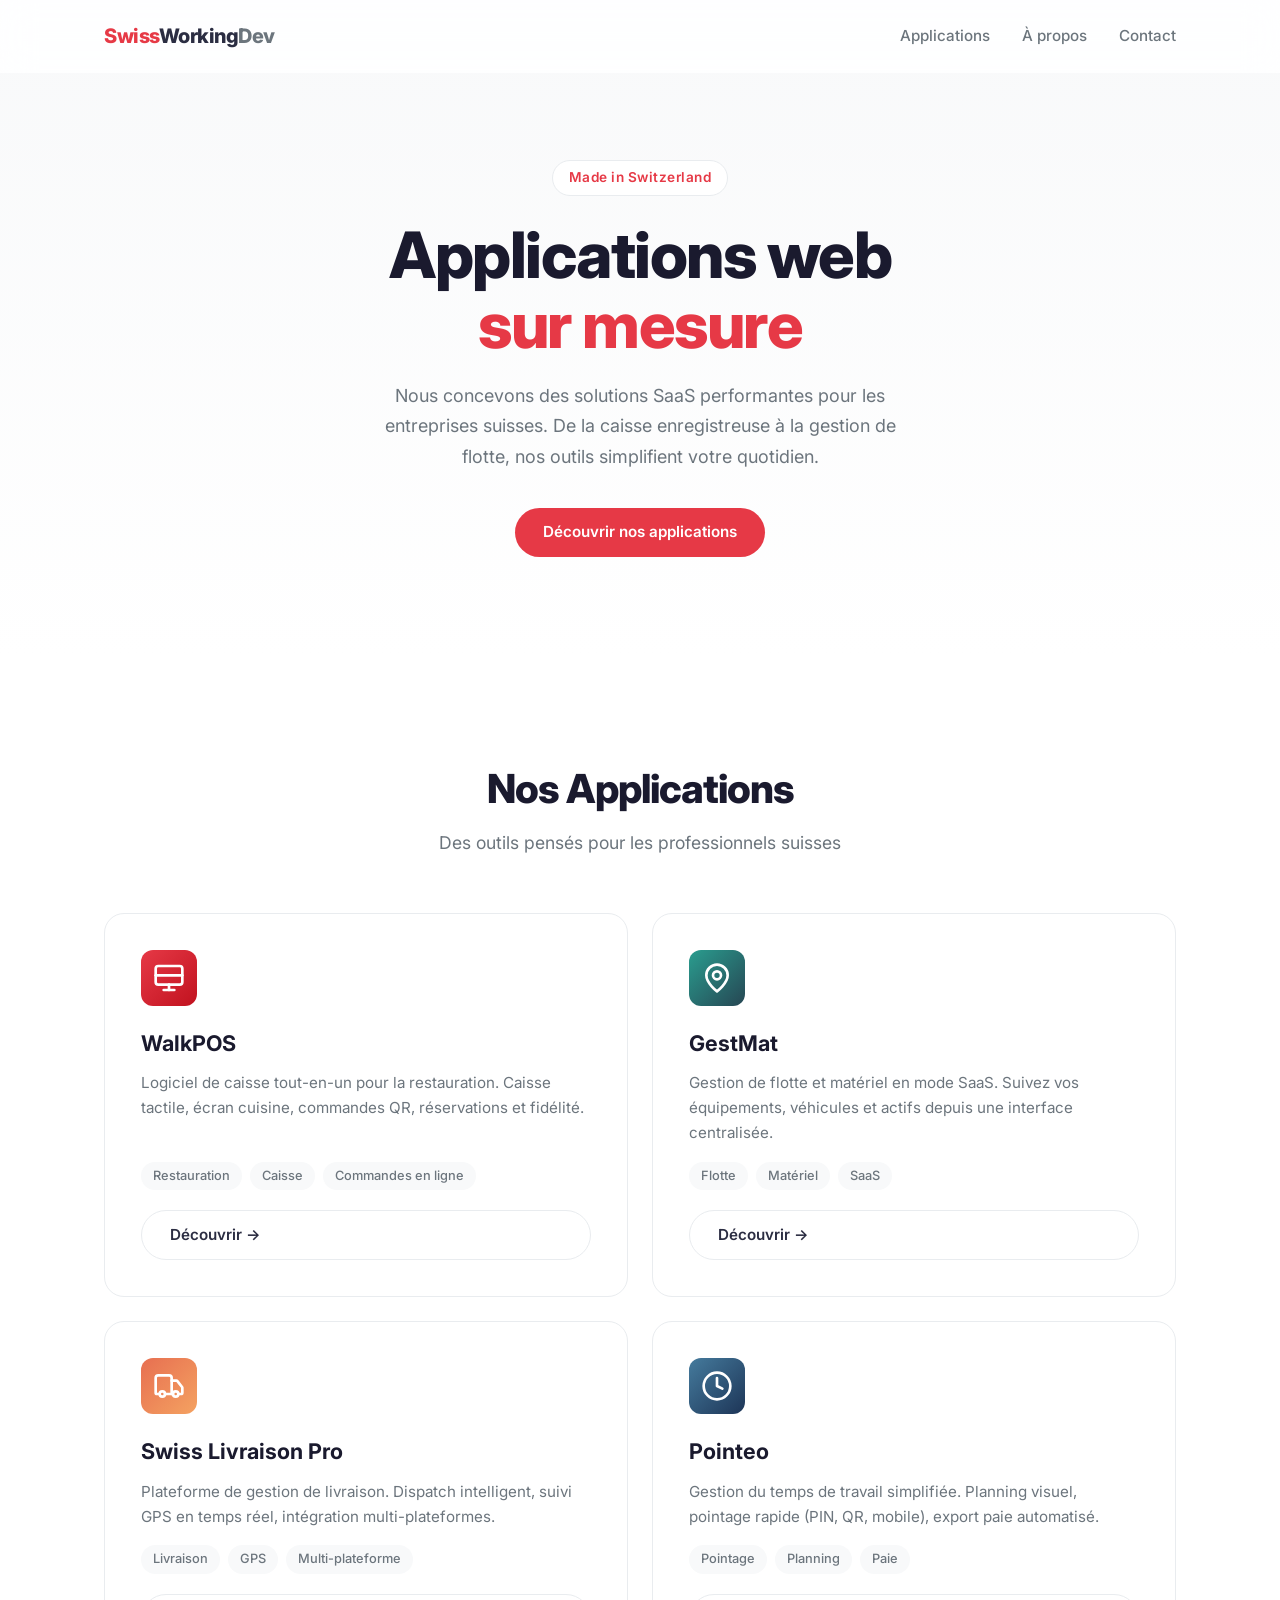
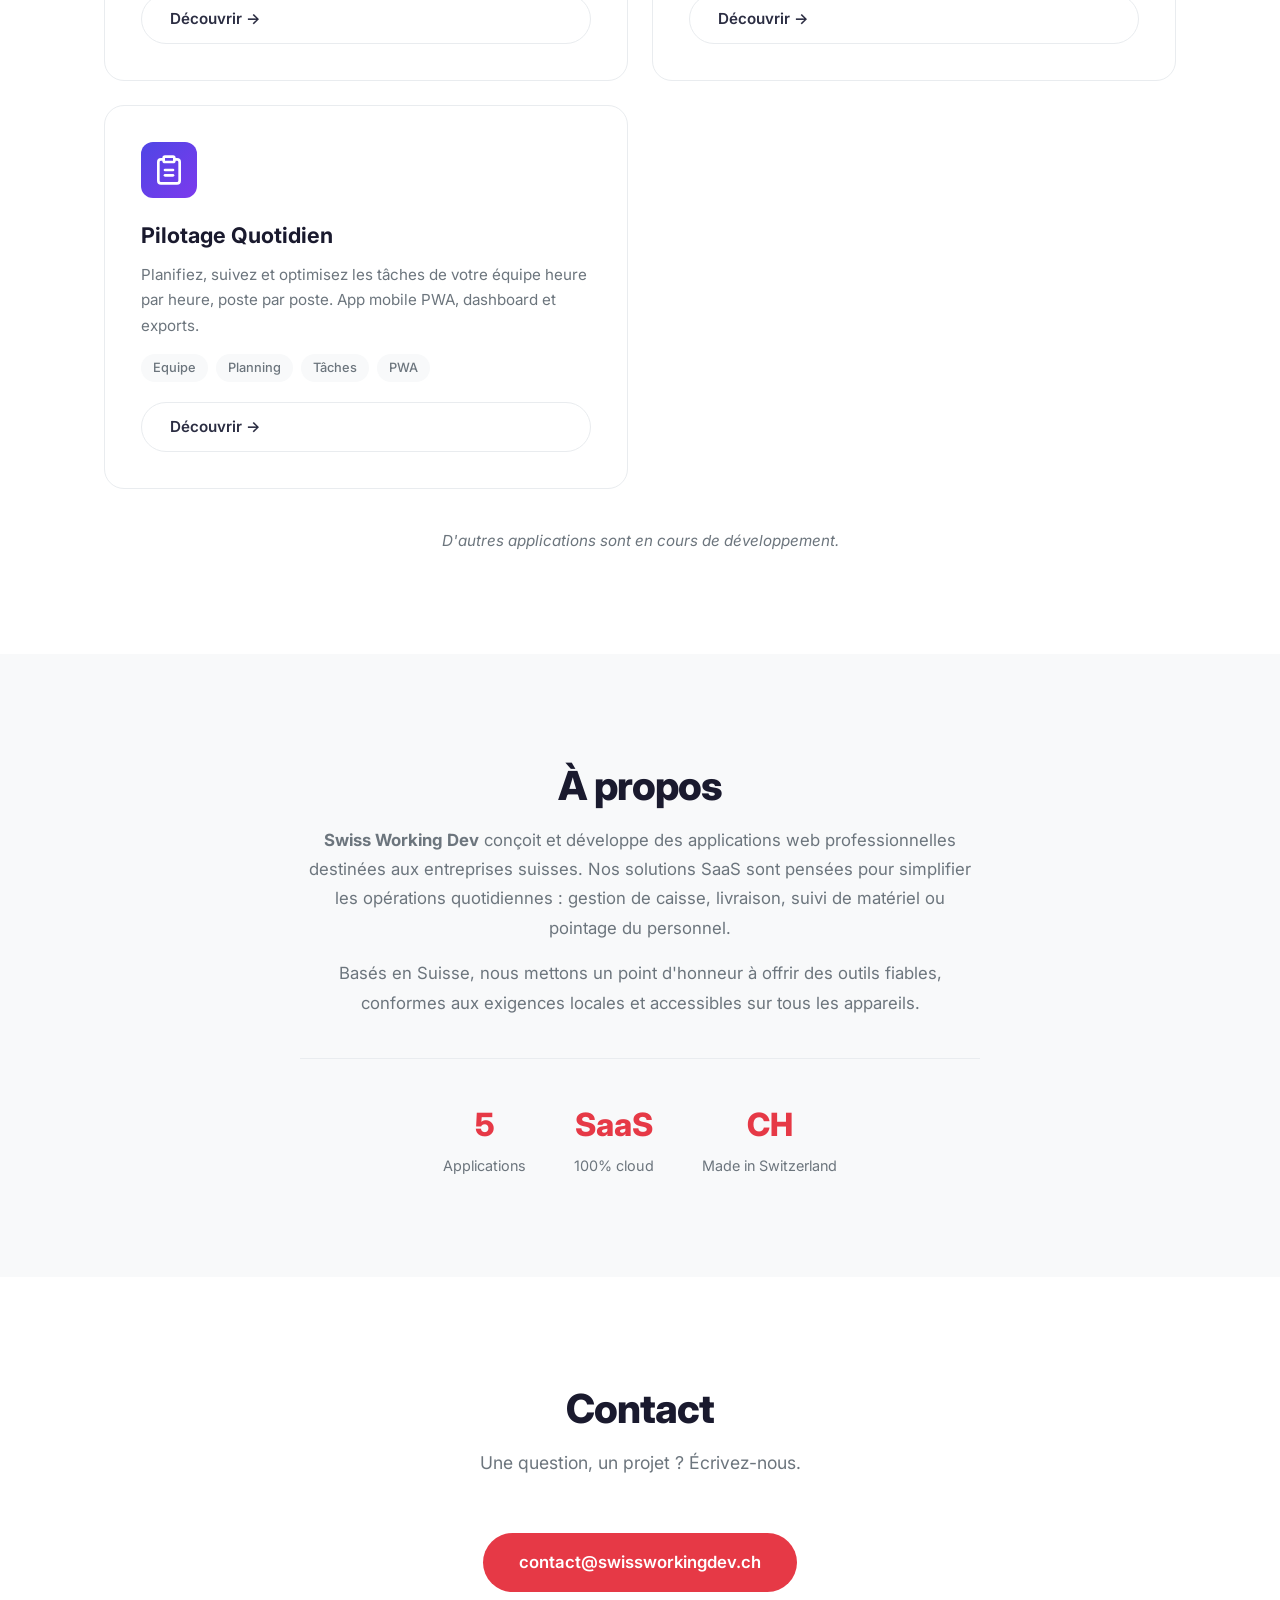
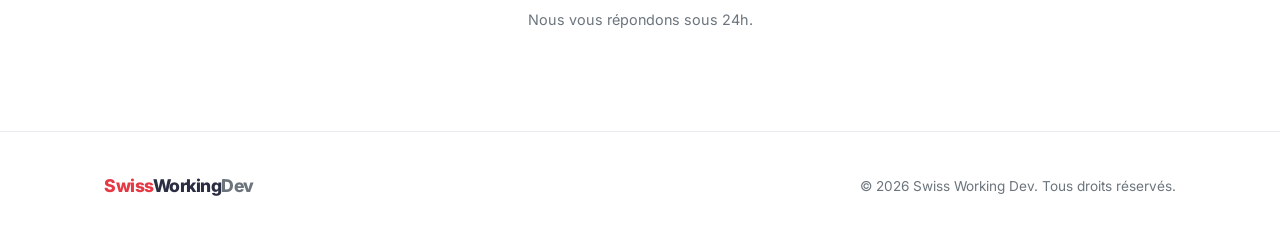
<file: index.html>
<!DOCTYPE html>
<html lang="fr">
<head>
    <meta charset="UTF-8">
    <meta name="viewport" content="width=device-width, initial-scale=1.0">
    <title>Swiss Working Dev — Applications web sur mesure</title>
    <meta name="description" content="Swiss Working Dev développe des applications web professionnelles pour les entreprises suisses. Caisse, livraison, gestion de flotte, pointage.">
    <link rel="preconnect" href="https://fonts.googleapis.com">
    <link rel="preconnect" href="https://fonts.gstatic.com" crossorigin>
    <link href="https://fonts.googleapis.com/css2?family=Inter:wght@400;500;600;700;800&display=swap" rel="stylesheet">
    <link rel="stylesheet" href="style.css">
</head>
<body>

    <!-- Navigation -->
    <nav class="nav" id="nav">
        <div class="container nav-inner">
            <a href="#" class="nav-logo">
                <span class="logo-swiss">Swiss</span><span class="logo-working">Working</span><span class="logo-dev">Dev</span>
            </a>
            <ul class="nav-links">
                <li><a href="#apps">Applications</a></li>
                <li><a href="#about">À propos</a></li>
                <li><a href="#contact">Contact</a></li>
            </ul>
            <button class="nav-toggle" aria-label="Menu">
                <span></span><span></span><span></span>
            </button>
        </div>
    </nav>

    <!-- Hero -->
    <header class="hero" id="hero">
        <div class="container hero-inner">
            <div class="hero-badge">Made in Switzerland</div>
            <h1>Applications web<br><span class="text-accent">sur mesure</span></h1>
            <p class="hero-sub">Nous concevons des solutions SaaS performantes pour les entreprises suisses. De la caisse enregistreuse à la gestion de flotte, nos outils simplifient votre quotidien.</p>
            <a href="#apps" class="btn btn-primary">Découvrir nos applications</a>
        </div>
    </header>

    <!-- Applications -->
    <section class="section" id="apps">
        <div class="container">
            <h2 class="section-title">Nos Applications</h2>
            <p class="section-sub">Des outils pensés pour les professionnels suisses</p>

            <div class="apps-grid">

                <!-- WalkPOS -->
                <article class="app-card" data-animate>
                    <div class="app-icon" style="background: linear-gradient(135deg, #E63946, #c1121f);">
                        <svg width="32" height="32" viewBox="0 0 24 24" fill="none" stroke="white" stroke-width="2" stroke-linecap="round" stroke-linejoin="round">
                            <rect x="2" y="3" width="20" height="14" rx="2"/><path d="M2 10h20"/><path d="M12 17v4"/><path d="M8 21h8"/>
                        </svg>
                    </div>
                    <h3>WalkPOS</h3>
                    <p>Logiciel de caisse tout-en-un pour la restauration. Caisse tactile, écran cuisine, commandes QR, réservations et fidélité.</p>
                    <ul class="app-tags">
                        <li>Restauration</li>
                        <li>Caisse</li>
                        <li>Commandes en ligne</li>
                    </ul>
                    <a href="https://walkpos.swissworkingdev.ch" target="_blank" rel="noopener" class="btn btn-outline">Découvrir →</a>
                </article>

                <!-- GestMat -->
                <article class="app-card" data-animate>
                    <div class="app-icon" style="background: linear-gradient(135deg, #2a9d8f, #264653);">
                        <svg width="32" height="32" viewBox="0 0 24 24" fill="none" stroke="white" stroke-width="2" stroke-linecap="round" stroke-linejoin="round">
                            <path d="M20 10c0 6-8 12-8 12s-8-6-8-12a8 8 0 1 1 16 0Z"/><circle cx="12" cy="10" r="3"/>
                        </svg>
                    </div>
                    <h3>GestMat</h3>
                    <p>Gestion de flotte et matériel en mode SaaS. Suivez vos équipements, véhicules et actifs depuis une interface centralisée.</p>
                    <ul class="app-tags">
                        <li>Flotte</li>
                        <li>Matériel</li>
                        <li>SaaS</li>
                    </ul>
                    <a href="https://gestmat.swissworkingdev.ch" target="_blank" rel="noopener" class="btn btn-outline">Découvrir →</a>
                </article>

                <!-- Swiss Livraison Pro -->
                <article class="app-card" data-animate>
                    <div class="app-icon" style="background: linear-gradient(135deg, #e76f51, #f4a261);">
                        <svg width="32" height="32" viewBox="0 0 24 24" fill="none" stroke="white" stroke-width="2" stroke-linecap="round" stroke-linejoin="round">
                            <path d="M14 18V6a2 2 0 0 0-2-2H4a2 2 0 0 0-2 2v11a1 1 0 0 0 1 1h2"/><path d="M15 18H9"/><path d="M19 18h2a1 1 0 0 0 1-1v-3.65a1 1 0 0 0-.22-.624l-3.48-4.35A1 1 0 0 0 17.52 8H14"/><circle cx="17" cy="18" r="2"/><circle cx="7" cy="18" r="2"/>
                        </svg>
                    </div>
                    <h3>Swiss Livraison Pro</h3>
                    <p>Plateforme de gestion de livraison. Dispatch intelligent, suivi GPS en temps réel, intégration multi-plateformes.</p>
                    <ul class="app-tags">
                        <li>Livraison</li>
                        <li>GPS</li>
                        <li>Multi-plateforme</li>
                    </ul>
                    <a href="https://swisslivraisonpro.ch" target="_blank" rel="noopener" class="btn btn-outline">Découvrir →</a>
                </article>

                <!-- Pointeo -->
                <article class="app-card" data-animate>
                    <div class="app-icon" style="background: linear-gradient(135deg, #457b9d, #1d3557);">
                        <svg width="32" height="32" viewBox="0 0 24 24" fill="none" stroke="white" stroke-width="2" stroke-linecap="round" stroke-linejoin="round">
                            <circle cx="12" cy="12" r="10"/><polyline points="12 6 12 12 16 14"/>
                        </svg>
                    </div>
                    <h3>Pointeo</h3>
                    <p>Gestion du temps de travail simplifiée. Planning visuel, pointage rapide (PIN, QR, mobile), export paie automatisé.</p>
                    <ul class="app-tags">
                        <li>Pointage</li>
                        <li>Planning</li>
                        <li>Paie</li>
                    </ul>
                    <a href="https://pointeo.swissworkingdev.ch" target="_blank" rel="noopener" class="btn btn-outline">Découvrir →</a>
                </article>

                <!-- Pilotage Quotidien -->
                <article class="app-card" data-animate>
                    <div class="app-icon" style="background: linear-gradient(135deg, #4f46e5, #7c3aed);">
                        <svg width="32" height="32" viewBox="0 0 24 24" fill="none" stroke="white" stroke-width="2" stroke-linecap="round" stroke-linejoin="round">
                            <path d="M16 4h2a2 2 0 0 1 2 2v14a2 2 0 0 1-2 2H6a2 2 0 0 1-2-2V6a2 2 0 0 1 2-2h2"/><rect x="8" y="2" width="8" height="4" rx="1"/><path d="M9 12h6"/><path d="M9 16h6"/>
                        </svg>
                    </div>
                    <h3>Pilotage Quotidien</h3>
                    <p>Planifiez, suivez et optimisez les tâches de votre équipe heure par heure, poste par poste. App mobile PWA, dashboard et exports.</p>
                    <ul class="app-tags">
                        <li>Equipe</li>
                        <li>Planning</li>
                        <li>Tâches</li>
                        <li>PWA</li>
                    </ul>
                    <a href="https://pilotage.swissworktogether.ch" target="_blank" rel="noopener" class="btn btn-outline">Découvrir →</a>
                </article>

            </div>

            <p class="apps-note">D'autres applications sont en cours de développement.</p>
        </div>
    </section>

    <!-- À propos -->
    <section class="section section-alt" id="about">
        <div class="container about-inner">
            <h2 class="section-title">À propos</h2>
            <div class="about-content">
                <p><strong>Swiss Working Dev</strong> conçoit et développe des applications web professionnelles destinées aux entreprises suisses. Nos solutions SaaS sont pensées pour simplifier les opérations quotidiennes : gestion de caisse, livraison, suivi de matériel ou pointage du personnel.</p>
                <p>Basés en Suisse, nous mettons un point d'honneur à offrir des outils fiables, conformes aux exigences locales et accessibles sur tous les appareils.</p>
                <div class="about-stats">
                    <div class="stat">
                        <span class="stat-number">5</span>
                        <span class="stat-label">Applications</span>
                    </div>
                    <div class="stat">
                        <span class="stat-number">SaaS</span>
                        <span class="stat-label">100% cloud</span>
                    </div>
                    <div class="stat">
                        <span class="stat-number">CH</span>
                        <span class="stat-label">Made in Switzerland</span>
                    </div>
                </div>
            </div>
        </div>
    </section>

    <!-- Contact -->
    <section class="section" id="contact">
        <div class="container contact-inner">
            <h2 class="section-title">Contact</h2>
            <p class="section-sub">Une question, un projet ? Écrivez-nous.</p>
            <div class="contact-box">
                <a href="mailto:contact@swissworkingdev.ch" class="btn btn-primary btn-lg">contact@swissworkingdev.ch</a>
                <p class="contact-note">Nous vous répondons sous 24h.</p>
            </div>
        </div>
    </section>

    <!-- Footer -->
    <footer class="footer">
        <div class="container footer-inner">
            <div class="footer-brand">
                <span class="logo-swiss">Swiss</span><span class="logo-working">Working</span><span class="logo-dev">Dev</span>
            </div>
            <p>&copy; 2026 Swiss Working Dev. Tous droits réservés.</p>
        </div>
    </footer>

    <script src="script.js"></script>
</body>
</html>
</file>
<file: style.css>
/* === Reset & Base === */
*, *::before, *::after {
    margin: 0;
    padding: 0;
    box-sizing: border-box;
}

:root {
    --red: #E63946;
    --red-dark: #c1121f;
    --dark: #1a1a2e;
    --gray-900: #2b2d42;
    --gray-600: #6c757d;
    --gray-200: #e9ecef;
    --gray-100: #f8f9fa;
    --white: #ffffff;
    --radius: 12px;
    --radius-lg: 20px;
    --shadow: 0 2px 16px rgba(0,0,0,0.06);
    --shadow-lg: 0 8px 32px rgba(0,0,0,0.10);
    --transition: 0.3s cubic-bezier(0.4, 0, 0.2, 1);
}

html {
    scroll-behavior: smooth;
    scroll-padding-top: 80px;
}

body {
    font-family: 'Inter', -apple-system, BlinkMacSystemFont, sans-serif;
    color: var(--gray-900);
    background: var(--white);
    line-height: 1.6;
    -webkit-font-smoothing: antialiased;
}

.container {
    max-width: 1120px;
    margin: 0 auto;
    padding: 0 24px;
}

/* === Navigation === */
.nav {
    position: fixed;
    top: 0;
    left: 0;
    right: 0;
    z-index: 100;
    background: rgba(255, 255, 255, 0.85);
    backdrop-filter: blur(16px);
    -webkit-backdrop-filter: blur(16px);
    border-bottom: 1px solid transparent;
    transition: border-color var(--transition);
}

.nav.scrolled {
    border-bottom-color: var(--gray-200);
}

.nav-inner {
    display: flex;
    align-items: center;
    justify-content: space-between;
    height: 72px;
}

.nav-logo {
    text-decoration: none;
    font-size: 1.25rem;
    font-weight: 800;
    letter-spacing: -0.5px;
}

.logo-swiss { color: var(--red); }
.logo-working { color: var(--gray-900); }
.logo-dev { color: var(--gray-600); }

.nav-links {
    display: flex;
    list-style: none;
    gap: 32px;
}

.nav-links a {
    text-decoration: none;
    color: var(--gray-600);
    font-size: 0.95rem;
    font-weight: 500;
    transition: color var(--transition);
}

.nav-links a:hover {
    color: var(--red);
}

.nav-toggle {
    display: none;
    flex-direction: column;
    gap: 5px;
    background: none;
    border: none;
    cursor: pointer;
    padding: 4px;
}

.nav-toggle span {
    display: block;
    width: 24px;
    height: 2px;
    background: var(--gray-900);
    border-radius: 2px;
    transition: var(--transition);
}

/* === Hero === */
.hero {
    padding: 160px 0 100px;
    text-align: center;
    background: linear-gradient(180deg, var(--gray-100) 0%, var(--white) 100%);
}

.hero-badge {
    display: inline-block;
    padding: 6px 16px;
    background: var(--white);
    border: 1px solid var(--gray-200);
    border-radius: 100px;
    font-size: 0.85rem;
    font-weight: 600;
    color: var(--red);
    margin-bottom: 24px;
    letter-spacing: 0.5px;
}

.hero h1 {
    font-size: clamp(2.5rem, 6vw, 4rem);
    font-weight: 800;
    line-height: 1.1;
    letter-spacing: -1.5px;
    color: var(--dark);
    margin-bottom: 20px;
}

.text-accent {
    color: var(--red);
}

.hero-sub {
    max-width: 560px;
    margin: 0 auto 36px;
    font-size: 1.125rem;
    color: var(--gray-600);
    line-height: 1.7;
}

/* === Buttons === */
.btn {
    display: inline-block;
    padding: 12px 28px;
    border-radius: 100px;
    font-family: inherit;
    font-size: 0.95rem;
    font-weight: 600;
    text-decoration: none;
    cursor: pointer;
    border: none;
    transition: all var(--transition);
}

.btn-primary {
    background: var(--red);
    color: var(--white);
}

.btn-primary:hover {
    background: var(--red-dark);
    transform: translateY(-2px);
    box-shadow: 0 8px 24px rgba(230, 57, 70, 0.3);
}

.btn-outline {
    background: transparent;
    color: var(--gray-900);
    border: 1.5px solid var(--gray-200);
}

.btn-outline:hover {
    border-color: var(--red);
    color: var(--red);
}

.btn-lg {
    padding: 16px 36px;
    font-size: 1.05rem;
}

/* === Sections === */
.section {
    padding: 100px 0;
}

.section-alt {
    background: var(--gray-100);
}

.section-title {
    text-align: center;
    font-size: clamp(1.75rem, 4vw, 2.5rem);
    font-weight: 800;
    letter-spacing: -1px;
    margin-bottom: 8px;
    color: var(--dark);
}

.section-sub {
    text-align: center;
    color: var(--gray-600);
    font-size: 1.1rem;
    margin-bottom: 56px;
}

/* === Apps Grid === */
.apps-grid {
    display: grid;
    grid-template-columns: repeat(2, 1fr);
    gap: 24px;
    margin-bottom: 40px;
}

.app-card {
    background: var(--white);
    border: 1px solid var(--gray-200);
    border-radius: var(--radius-lg);
    padding: 36px;
    transition: all var(--transition);
    display: flex;
    flex-direction: column;
}

.app-card:hover {
    transform: translateY(-4px);
    box-shadow: var(--shadow-lg);
    border-color: transparent;
}

.app-icon {
    width: 56px;
    height: 56px;
    border-radius: var(--radius);
    display: flex;
    align-items: center;
    justify-content: center;
    margin-bottom: 20px;
}

.app-card h3 {
    font-size: 1.35rem;
    font-weight: 700;
    margin-bottom: 10px;
    color: var(--dark);
}

.app-card p {
    color: var(--gray-600);
    font-size: 0.95rem;
    line-height: 1.65;
    margin-bottom: 16px;
    flex-grow: 1;
}

.app-tags {
    display: flex;
    flex-wrap: wrap;
    gap: 8px;
    list-style: none;
    margin-bottom: 20px;
}

.app-tags li {
    padding: 4px 12px;
    background: var(--gray-100);
    border-radius: 100px;
    font-size: 0.8rem;
    font-weight: 500;
    color: var(--gray-600);
}

.apps-note {
    text-align: center;
    color: var(--gray-600);
    font-size: 0.95rem;
    font-style: italic;
}

/* === About === */
.about-content {
    max-width: 680px;
    margin: 0 auto;
    text-align: center;
}

.about-content p {
    color: var(--gray-600);
    font-size: 1.05rem;
    line-height: 1.75;
    margin-bottom: 16px;
}

.about-stats {
    display: flex;
    justify-content: center;
    gap: 48px;
    margin-top: 40px;
    padding-top: 40px;
    border-top: 1px solid var(--gray-200);
}

.stat {
    display: flex;
    flex-direction: column;
    align-items: center;
}

.stat-number {
    font-size: 2rem;
    font-weight: 800;
    color: var(--red);
}

.stat-label {
    font-size: 0.9rem;
    color: var(--gray-600);
    margin-top: 4px;
}

/* === Contact === */
.contact-inner {
    text-align: center;
}

.contact-box {
    margin-top: 16px;
}

.contact-note {
    margin-top: 16px;
    font-size: 0.9rem;
    color: var(--gray-600);
}

/* === Footer === */
.footer {
    padding: 40px 0;
    border-top: 1px solid var(--gray-200);
}

.footer-inner {
    display: flex;
    align-items: center;
    justify-content: space-between;
}

.footer-brand {
    font-size: 1.1rem;
    font-weight: 800;
    letter-spacing: -0.5px;
}

.footer p {
    font-size: 0.85rem;
    color: var(--gray-600);
}

/* === Animations === */
.app-card[data-animate] {
    opacity: 0;
    transform: translateY(24px);
    transition: opacity 0.6s ease, transform 0.6s ease;
}

.app-card[data-animate].visible {
    opacity: 1;
    transform: translateY(0);
}

/* === Responsive === */
@media (max-width: 768px) {
    .nav-links {
        display: none;
        position: absolute;
        top: 72px;
        left: 0;
        right: 0;
        background: var(--white);
        flex-direction: column;
        padding: 24px;
        gap: 20px;
        border-bottom: 1px solid var(--gray-200);
    }

    .nav-links.open {
        display: flex;
    }

    .nav-toggle {
        display: flex;
    }

    .hero {
        padding: 130px 0 70px;
    }

    .hero-sub {
        font-size: 1rem;
    }

    .apps-grid {
        grid-template-columns: 1fr;
    }

    .about-stats {
        gap: 24px;
    }

    .footer-inner {
        flex-direction: column;
        gap: 12px;
        text-align: center;
    }

    .section {
        padding: 70px 0;
    }
}

@media (max-width: 480px) {
    .hero h1 {
        font-size: 2rem;
    }

    .app-card {
        padding: 24px;
    }

    .about-stats {
        flex-direction: column;
        gap: 20px;
    }
}
</file>
